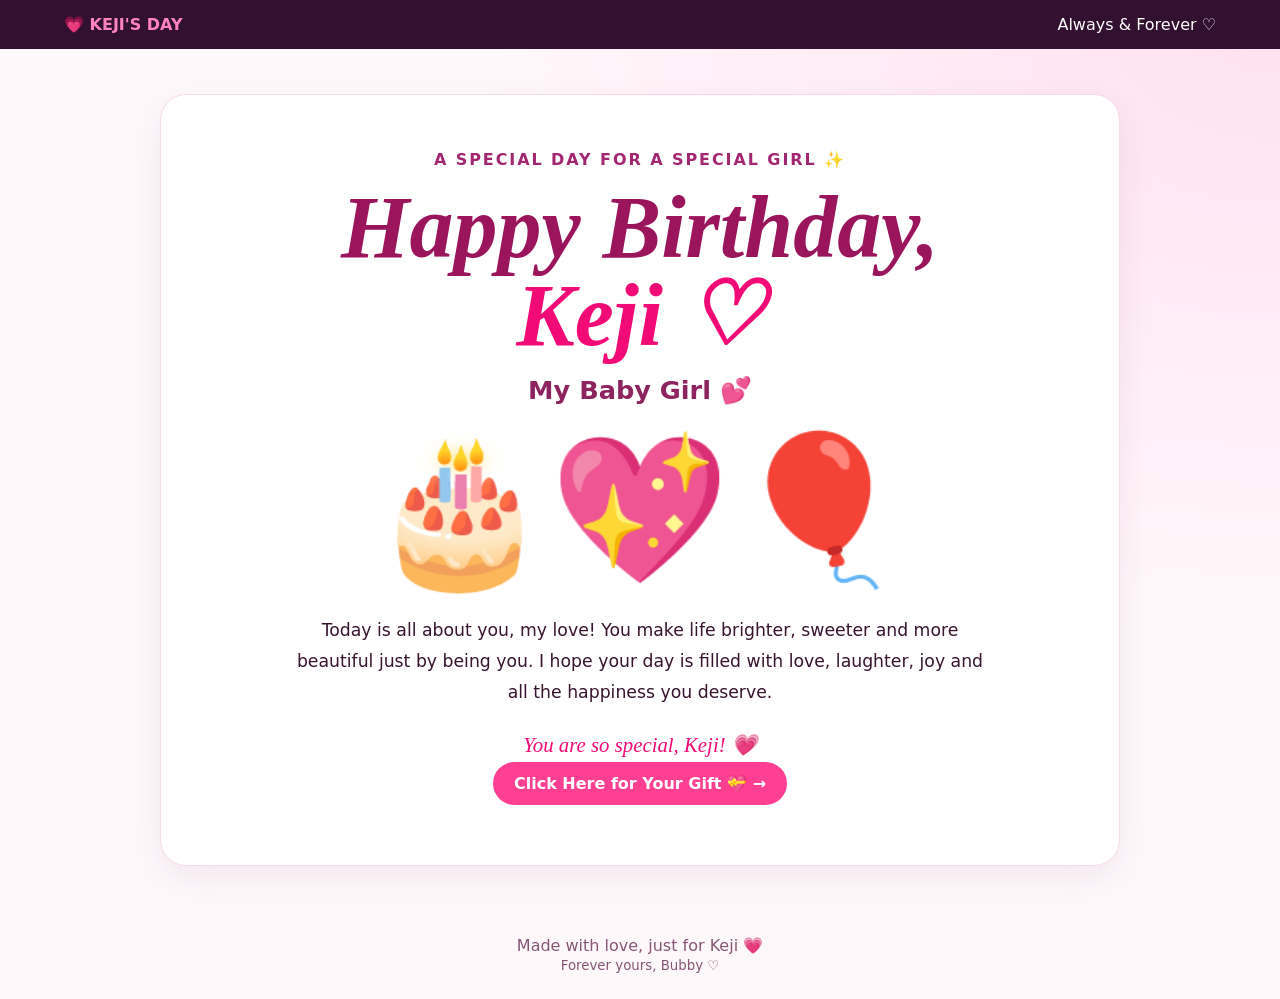
<file: index.html>
<!doctype html>
<html lang="en">
    <head>
        <meta charset="utf-8">
        <meta name="viewport" content="width=device-width,initial-scale=1">
        <meta name="theme-color" content="#3b1237">
        <title>Happy Birthday, Keji! 💖</title>
        <link rel="stylesheet" href="style.css">
    </head>
    <body>
        <nav class="nav">
            <div class="brand">💗 KEJI'S DAY</div>
            <!-- <div class="navlinks">
                <a href="index.html">♥ Home</a><a href="gift.html">🎁 Gift</a>
                <a href="letters.html">💌 Letters</a><a href="game.html">🎮 Game</a>
                <a href="cake.html">🎂 Cake</a><a href="surprise.html">💖 Surprise</a>
            </div> -->
            <div>Always &amp; Forever ♡</div></nav><main class="wrap"><section class="hero">
                <div class="eyebrow">A special day for a special girl ✨</div>
                <h1>Happy Birthday,<span>Keji ♡</span></h1>
                <div style="font-size:1.6rem;font-weight:800;color:#8d235f">My Baby Girl 💕</div>
                <div class="art">🎂💖🎈</div>
                <p class="intro">Today is all about you, my love! You make life brighter, sweeter and more beautiful just by being you. 
                    I hope your day is filled with love, laughter, joy and all the happiness you deserve.</p>
                    <div style="font-family:Georgia,serif;font-style:italic;color:#f20b76;font-size:1.3rem">You are so special, Keji! 💗</div>
                    <button class="btn" onclick="confetti(35);location.href='gift.html'">Click Here for Your Gift 💝 →</button>
                </section>
                <!-- <div style="text-align:center;margin-top:24px"><a class="btn alt" href="index.html">← Back</a>
                    <a class="btn" href="gift.html">Start Your Surprise →</a></div> -->
                </main><footer class="footer">Made with love, just for Keji 💗<br><small>Forever yours, Bubby ♡</small></footer>
                <div id="toast"></div><script src="script.js"></script></body></html>
</file>
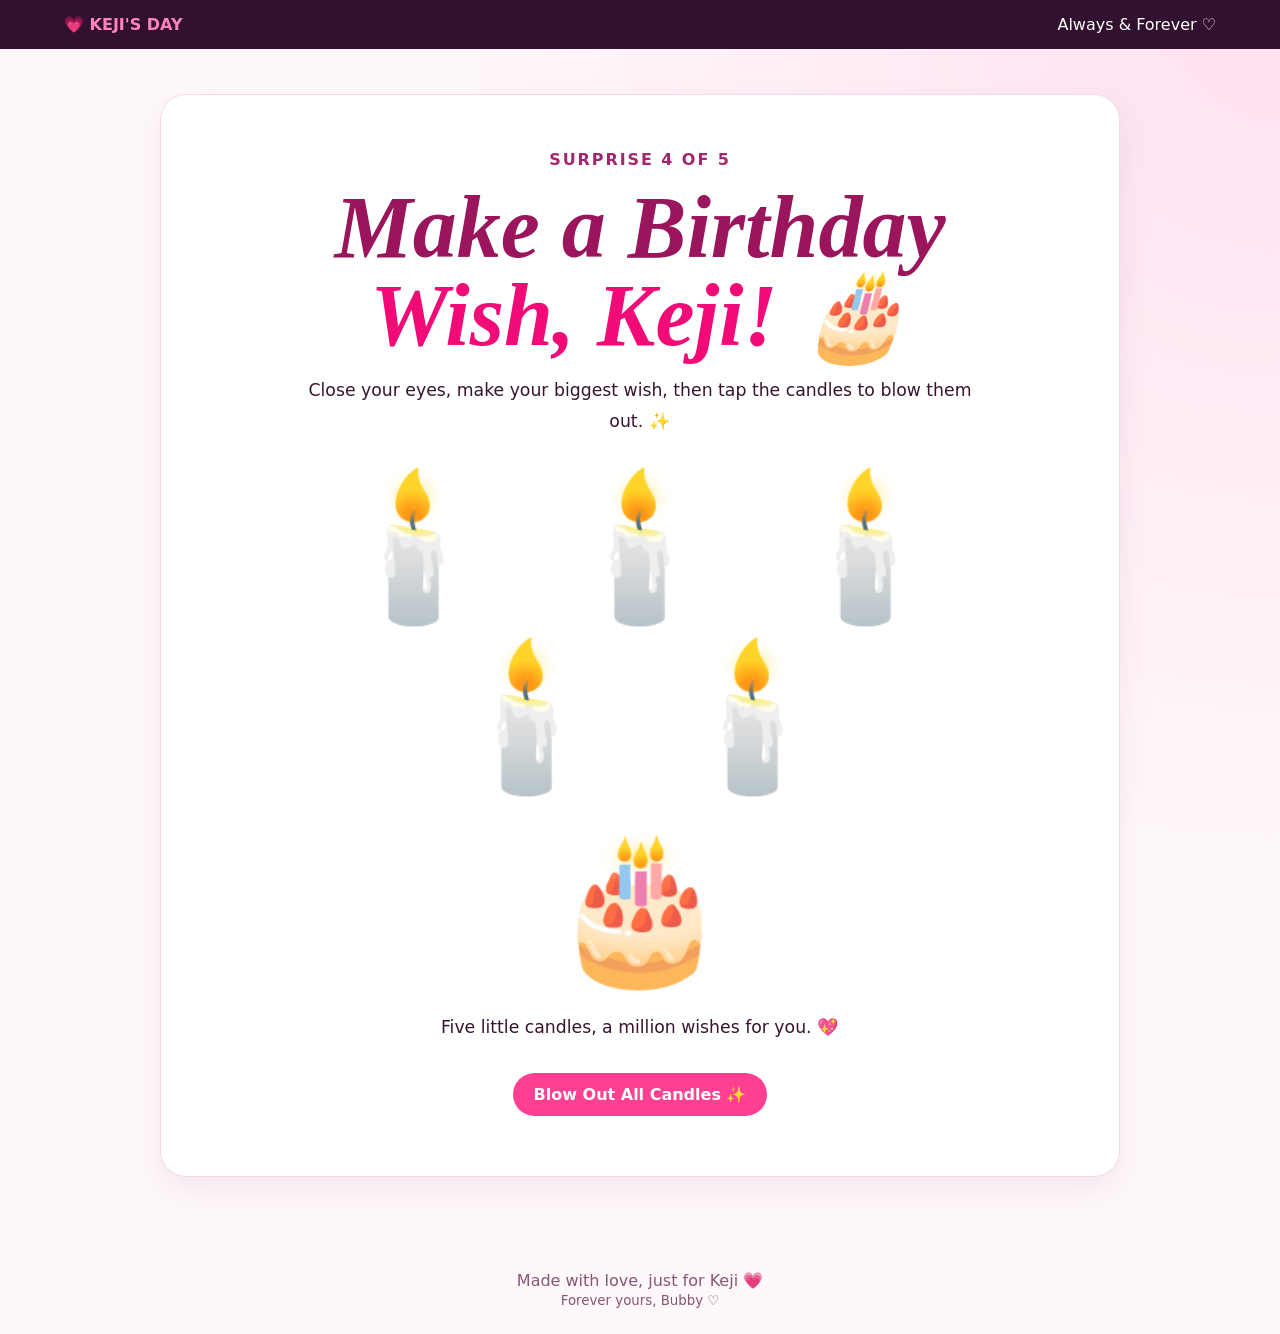
<file: cake.html>
<!doctype html>
<html lang="en">

<head>
    <meta charset="utf-8">
    <meta name="viewport" content="width=device-width, initial-scale=1">
    <meta name="theme-color" content="#3b1237">

    <title>Make a Birthday Wish 🎂</title>

    <link rel="stylesheet" href="style.css">
</head>

<body>

    <nav class="nav">
        <div class="brand">💗 KEJI'S DAY</div>
        <div>Always &amp; Forever ♡</div>
    </nav>

    <main class="wrap">

        <section class="hero">

            <div class="eyebrow">Surprise 4 of 5</div>

            <h1>Make a Birthday <span>Wish, Keji! 🎂</span></h1>

            <p class="intro">
                Close your eyes, make your biggest wish, then tap the candles to blow them out. ✨
            </p>

            <div id="candles" class="art">
                🕯️ 🕯️ 🕯️ 🕯️ 🕯️
            </div>

            <div class="art">🎂</div>

            <p class="intro" id="cakeMsg">
                Five little candles, a million wishes for you. 💖
            </p>

            <button
                class="btn"
                id="wishBtn"
                onclick="makeWish()"
            >
                Blow Out All Candles ✨
            </button>

        </section>

        <div style="text-align:center; margin-top:24px">

            <!-- Hidden until the birthday wish is made -->
            <a
                class="btn"
                id="finalBtn"
                href="surprise.html"
                style="display:none"
            >
                Reveal Final Surprise →
            </a>

        </div>

    </main>

    <footer class="footer">
        Made with love, just for Keji 💗
        <br>
        <small>Forever yours, Bubby ♡</small>
    </footer>

    <div id="toast"></div>

    <script src="script.js"></script>

    <script>
        function makeWish() {

            // Blow out the candles.
            document.getElementById('candles').textContent =
                '💨 💨 💨 💨 💨';

            // Display the birthday wish message.
            document.getElementById('cakeMsg').textContent =
                'Wish made! May your dreams come true, Keji! 🎉💖';

            // Update the button.
            const wishBtn = document.getElementById('wishBtn');
            wishBtn.textContent = 'Wish Made! 💖';
            wishBtn.disabled = true;

            // Reveal the final surprise button.
            document.getElementById('finalBtn').style.display =
                'inline-block';

            // Celebrate!
            if (typeof confetti === 'function') {
                confetti(35);
            }
        }
    </script>

</body>
</html>
</file>
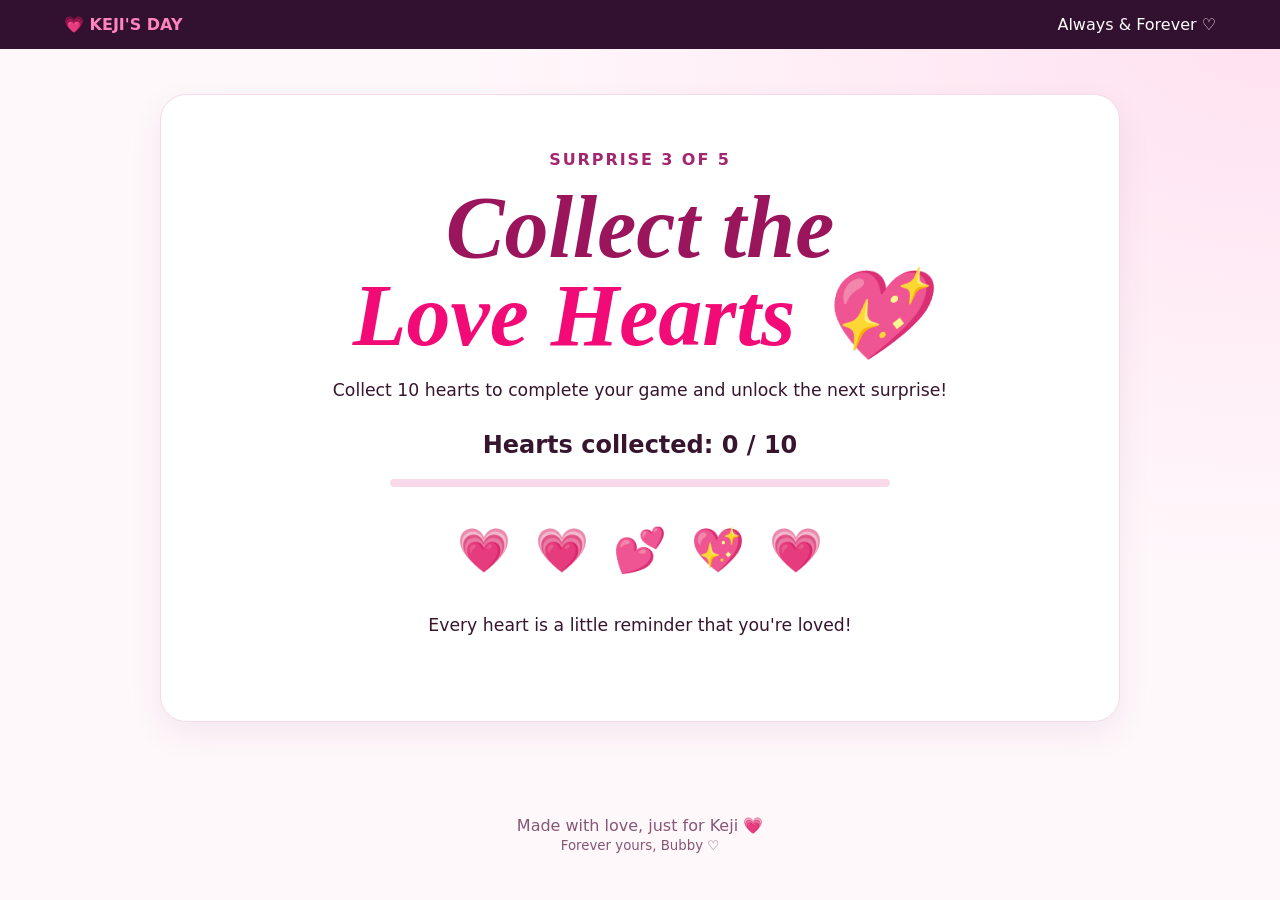
<file: game.html>
<!doctype html>
<html lang="en">
<head>
    <meta charset="utf-8">
    <meta name="viewport" content="width=device-width, initial-scale=1">
    <meta name="theme-color" content="#3b1237">

    <title>Birthday Heart Game 🎮</title>

    <link rel="stylesheet" href="style.css">
</head>

<body>

    <nav class="nav">
        <div class="brand">💗 KEJI'S DAY</div>
        <div>Always &amp; Forever ♡</div>
    </nav>

    <main class="wrap">

        <section class="hero">

            <div class="eyebrow">Surprise 3 of 5</div>

            <h1>Collect the <span>Love Hearts 💖</span></h1>

            <p class="intro">
                Collect 10 hearts to complete your game and unlock the next surprise!
            </p>

            <h2>
                Hearts collected:
                <span id="score">0</span> / 10
            </h2>

            <div class="progress">
                <span id="bar"></span>
            </div>

            <div class="hearts" id="field"></div>

            <p id="msg" class="intro">
                Every heart is a little reminder that you're loved!
            </p>

            <!-- Hidden until Keji wins -->
            <button
                class="btn alt"
                id="playAgainBtn"
                onclick="resetGame()"
                style="display:none"
            >
                Play Again ↻
            </button>

        </section>

        <div style="text-align:center; margin-top:24px">

            <!-- Hidden until Keji wins -->
            <a
                class="btn"
                id="nextBtn"
                href="cake.html"
                style="display:none"
            >
                Next: Don't get tired, click to keep going →
            </a>

        </div>

    </main>

    <footer class="footer">
        Made with love, just for Keji 💗
        <br>
        <small>Forever yours, Bubby ♡</small>
    </footer>

    <div id="toast"></div>

    <script>
        let score = 0;
        let gameWon = false;

        function addHeart() {

            const b = document.createElement('button');

            b.className = 'heart';

            b.textContent = [
                '💖',
                '💗',
                '💘',
                '💕',
                '💝'
            ][Math.floor(Math.random() * 5)];

            b.setAttribute('aria-label', 'Collect this love heart');

            b.onclick = function () {

                if (gameWon || b.disabled) {
                    return;
                }

                score++;

                document.getElementById('score').textContent = score;

                document.getElementById('bar').style.width =
                    (score * 10) + '%';

                if (score >= 10) {

                    // Keji has won the game!
                    gameWon = true;

                    document.getElementById('field').innerHTML =
                        '🏆💖🎉';

                    document.getElementById('msg').textContent =
                        'You did it, Keji! May your year be as wonderful as your heart! 💖🎉';

                    // Show Play Again.
                    document.getElementById('playAgainBtn').style.display =
                        'inline-block';

                    // Show the Next button.
                    document.getElementById('nextBtn').style.display =
                        'inline-block';

                    // Celebrate the victory.
                    if (typeof confetti === 'function') {
                        confetti(40);
                    }

                } else {

                    // Remove the collected heart and add another.
                    b.remove();
                    addHeart();

                }
            };

            document.getElementById('field').appendChild(b);
        }

        function resetGame() {

            score = 0;
            gameWon = false;

            document.getElementById('score').textContent = '0';

            document.getElementById('bar').style.width = '0%';

            document.getElementById('msg').textContent =
                "Every heart is a little reminder that you're loved!";

            document.getElementById('field').innerHTML = '';

            // Hide both buttons when starting again.
            document.getElementById('playAgainBtn').style.display =
                'none';

            document.getElementById('nextBtn').style.display =
                'none';

            // Create five hearts to start the game.
            for (let i = 0; i < 5; i++) {
                addHeart();
            }
        }

        // Start the game.
        resetGame();
    </script>

    <script src="script.js"></script>

</body>
</html>
</file>
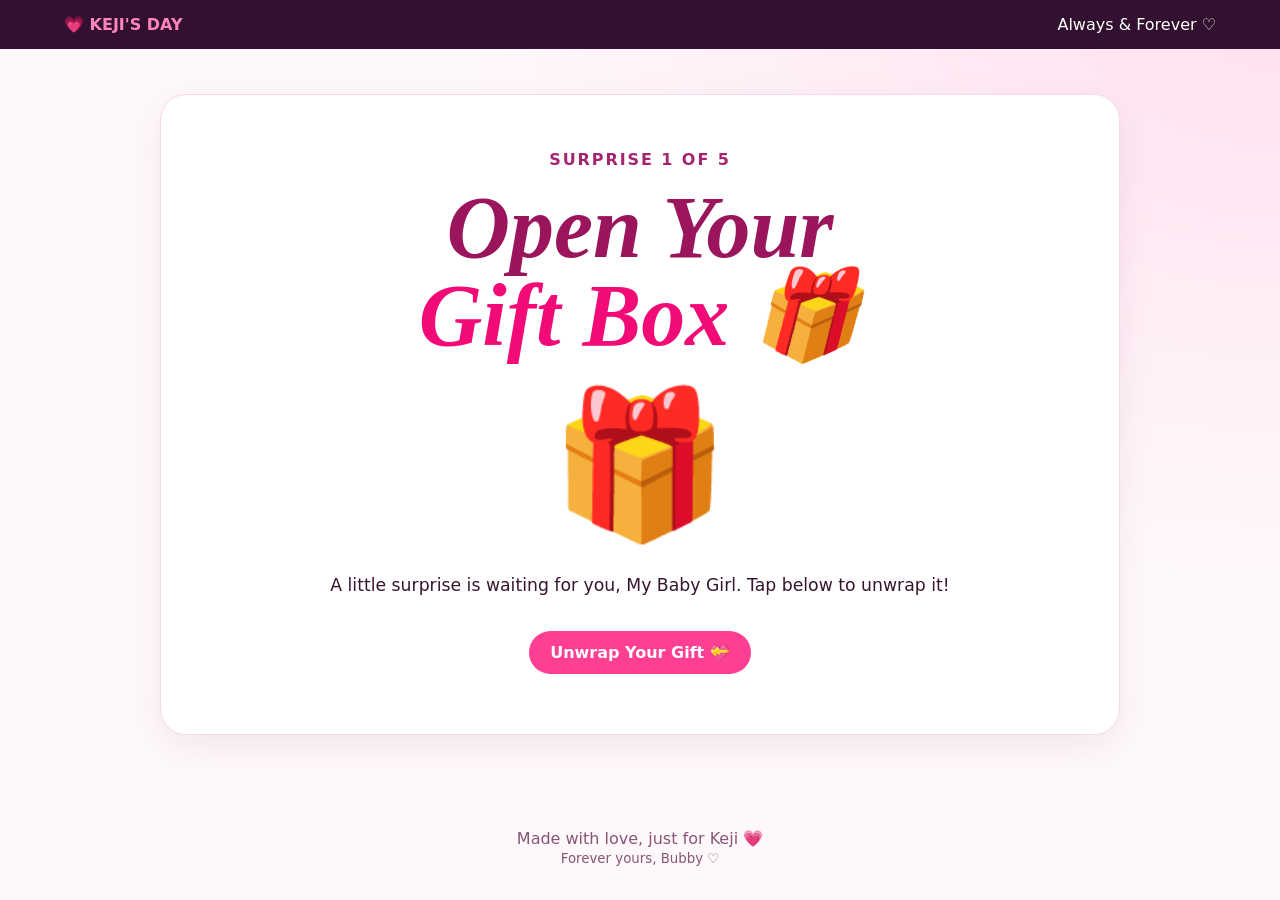
<file: gift.html>
<!doctype html>
<html lang="en">
<head>
    <meta charset="utf-8">
    <meta name="viewport" content="width=device-width,initial-scale=1">
    <meta name="theme-color" content="#3b1237">
    <title>Your Birthday Gift 🎁</title>
    <link rel="stylesheet" href="style.css">
</head>
<body>

    <nav class="nav">
        <div class="brand">💗 KEJI'S DAY</div>
        <div class="navlinks"></div>
        <div>Always &amp; Forever ♡</div>
    </nav>

    <main class="wrap">
        <section class="hero">
            <div class="eyebrow">Surprise 1 of 5</div>
            <h1>Open Your <span>Gift Box 🎁</span></h1>

            <div class="art" id="gift">🎁</div>

            <p class="intro" id="giftText">
                A little surprise is waiting for you, My Baby Girl.
                Tap below to unwrap it!
            </p>

            <button class="btn" id="unwrapBtn" onclick="unwrapGift()">
                Unwrap Your Gift 💝
            </button>
        </section>

        <div style="text-align:center;margin-top:24px">
            <a
                class="btn"
                id="nextBtn"
                href="letters.html"
                style="display:none"
            >
                Next: Click for more →
            </a>
        </div>
    </main>

    <footer class="footer">
        Made with love, just for Keji 💗<br>
        <small>Forever yours, Bubby ♡</small>
    </footer>

    <div id="toast"></div>

    <script src="script.js"></script>

    <script>
        function unwrapGift() {
            document.getElementById('gift').textContent = '💝';

            document.getElementById('giftText').textContent =
                'Keji, this gift is a little reminder that you are loved, cherished, and appreciated more than words can say. Today, tomorrow, and every day—you deserve beautiful things. 💗';

            const unwrapBtn = document.getElementById('unwrapBtn');
            unwrapBtn.textContent = 'Gift Unwrapped! 💖';
            unwrapBtn.disabled = true;

            // Show the Next button only after the gift is unwrapped.
            document.getElementById('nextBtn').style.display = 'inline-block';

            confetti(35);
        }
    </script>

</body>
</html>
</file>
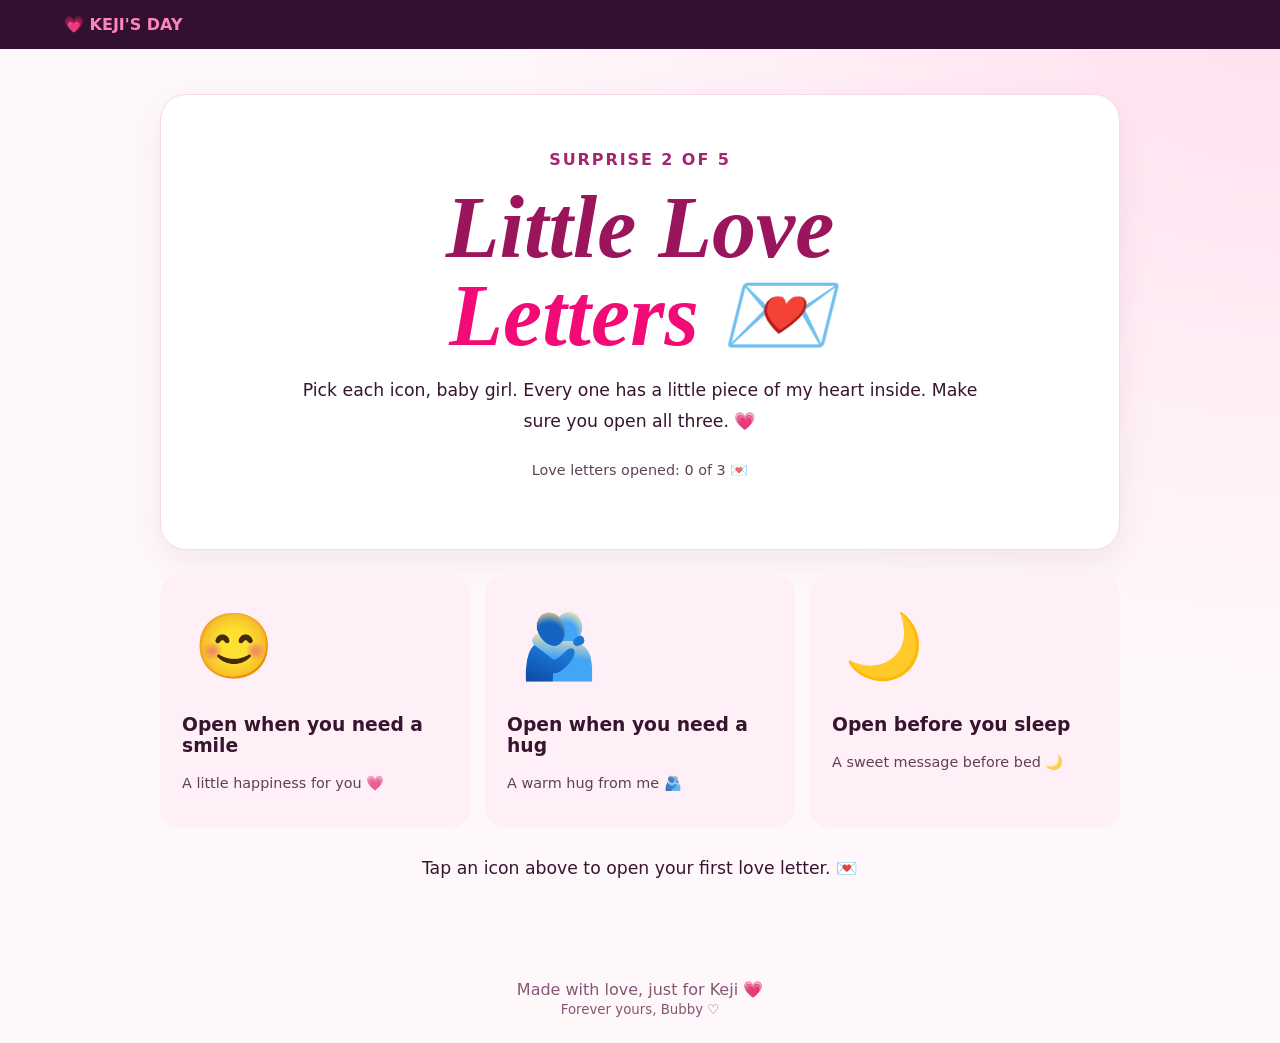
<file: letters.html>
<!doctype html>
<html lang="en">
<head>
    <meta charset="utf-8">
    <meta name="viewport" content="width=device-width, initial-scale=1">
    <meta name="theme-color" content="#3b1237">
    <title>Love Letters for Keji 💌</title>

    <link rel="stylesheet" href="style.css">

    <style>
        .letter-icon {
            cursor: pointer;
            border: none;
            background: transparent;
            font-size: 4rem;
            padding: 12px;
            border-radius: 20px;
            transition: transform 0.3s ease, background 0.3s ease;
        }

        .letter-icon:hover {
            transform: scale(1.15) rotate(-5deg);
            background: rgba(255, 192, 203, 0.15);
        }

        .letter-icon:focus-visible {
            outline: 2px solid #ffb6d5;
            outline-offset: 5px;
        }

        .letter-hint {
            font-size: 0.9rem;
            opacity: 0.8;
            margin-top: 8px;
        }

        .letter {
            display: none;
            margin-top: 20px;
            padding: 22px;
            border-radius: 20px;
            background: rgba(255, 192, 203, 0.12);
            border: 1px solid rgba(255, 182, 213, 0.4);
            text-align: center;
        }

        .letter.show {
            display: block;
            animation: letterReveal 0.6s ease;
        }

        .letter h2 {
            color: #ff8fbd;
            margin-bottom: 14px;
        }

        .letter p {
            line-height: 1.9;
        }

        .letter-progress {
            font-size: 0.9rem;
            opacity: 0.8;
            margin-top: 14px;
        }

        .letter-icon.opened {
            background: rgba(255, 192, 203, 0.2);
            box-shadow: 0 0 0 2px rgba(255, 143, 189, 0.5);
        }

        #nextArea {
            display: none;
            text-align: center;
            margin-top: 24px;
            animation: letterReveal 0.6s ease;
        }

        #nextArea.show {
            display: block;
        }

        @keyframes letterReveal {
            from {
                opacity: 0;
                transform: translateY(15px);
            }
            to {
                opacity: 1;
                transform: translateY(0);
            }
        }
    </style>
</head>

<body>

    <nav class="nav">
        <div class="brand">💗 KEJI'S DAY</div>
    </nav>

    <main class="wrap">

        <section class="hero">
            <div class="eyebrow">Surprise 2 of 5</div>

            <h1>Little Love <span>Letters 💌</span></h1>

            <p class="intro">
                Pick each icon, baby girl. Every one has a little piece
                of my heart inside. Make sure you open all three. 💗
            </p>

            <p id="progress" class="letter-progress">
                Love letters opened: 0 of 3 💌
            </p>
        </section>

        <section class="grid">

            <div class="card">
                <button
                    class="letter-icon"
                    id="icon0"
                    type="button"
                    aria-label="Open the letter that will make you smile"
                    onclick="showLetter(0)">
                    😊
                </button>

                <h3>Open when you need a smile</h3>
                <p class="letter-hint">A little happiness for you 💗</p>
            </div>

            <div class="card">
                <button
                    class="letter-icon"
                    id="icon1"
                    type="button"
                    aria-label="Open your hug letter"
                    onclick="showLetter(1)">
                    🫂
                </button>

                <h3>Open when you need a hug</h3>
                <p class="letter-hint">A warm hug from me 🫂</p>
            </div>

            <div class="card">
                <button
                    class="letter-icon"
                    id="icon2"
                    type="button"
                    aria-label="Open your goodnight letter"
                    onclick="showLetter(2)">
                    🌙
                </button>

                <h3>Open before you sleep</h3>
                <p class="letter-hint">A sweet message before bed 🌙</p>
            </div>

        </section>

        <!-- The selected letter appears here -->
        <section class="letter" id="letter" aria-live="polite">
            <h2 id="lt"></h2>
            <p id="lb"></p>
        </section>

        <p
            id="letterInstruction"
            class="intro"
            style="text-align:center; margin-top:20px;">
            Tap an icon above to open your first love letter. 💌
        </p>

        <!-- Hidden until all three letters have been opened -->
        <div id="nextArea">
            <h3>You've opened all my little love letters! 💖</h3>

            <p class="intro">
                I hope every message made you smile, baby girl.
                But there's another little surprise waiting for you. 🎁
            </p>

            <a class="btn" href="game.html">
                Unwrap Next → 💗
            </a>
        </div>

    </main>

    <footer class="footer">
        Made with love, just for Keji 💗
        <br>
        <small>Forever yours, Bubby ♡</small>
    </footer>

    <div id="toast"></div>

    <script>
        const titles = [
            'A little smile just for you 😊',
            'A big hug for my baby girl 🫂',
            'A goodnight kiss for Keji 🌙'
        ];

        const bodies = [
            'If today gets busy or the world feels a little heavy, remember there is someone cheering for you and wishing you all the happiness you bring to others. Keep that beautiful smile, Keji. It suits you! 💖',

            'Imagine the warmest hug wrapped around you right now. You deserve comfort, kindness, patience, and a love that reminds you how precious you are. Sending you the biggest hug, My Baby Girl. 💗',

            'As you close your eyes tonight, I hope you feel proud of the person you are and excited for all the beautiful things ahead. Sleep peacefully, dream sweetly, and imagine one little kiss from me. Goodnight, my love. 😘'
        ];

        // Tracks which letters Keji has opened.
        const openedLetters = new Set();

        function showLetter(i) {
            const letter = document.getElementById('letter');

            // Display the selected letter.
            document.getElementById('lt').textContent = titles[i];
            document.getElementById('lb').textContent = bodies[i];

            // Restart the reveal animation.
            letter.classList.remove('show');
            void letter.offsetWidth;
            letter.classList.add('show');

            // Remember that this letter has been opened.
            openedLetters.add(i);

            // Highlight the icon she has already opened.
            document.getElementById('icon' + i).classList.add('opened');

            // Update progress.
            document.getElementById('progress').textContent =
                'Love letters opened: ' + openedLetters.size + ' of 3 💌';

            const instruction =
                document.getElementById('letterInstruction');

            if (openedLetters.size < 3) {
                instruction.textContent =
                    'Beautiful! Now open the other icons to discover more of my heart. 💗';
            } else {
                instruction.textContent =
                    'You found every letter! Your next surprise is ready below. 💖';
            }

            // Reveal the next page only after all three have been opened.
            if (openedLetters.size === 3) {
                document.getElementById('nextArea').classList.add('show');
            }

            // Bring the letter into view so she doesn't miss it.
            setTimeout(function () {
                letter.scrollIntoView({
                    behavior: 'smooth',
                    block: 'center'
                });
            }, 100);

            if (typeof confetti === 'function') {
                confetti(12);
            }
        }
    </script>

    <script src="script.js"></script>

</body>
</html>
</file>
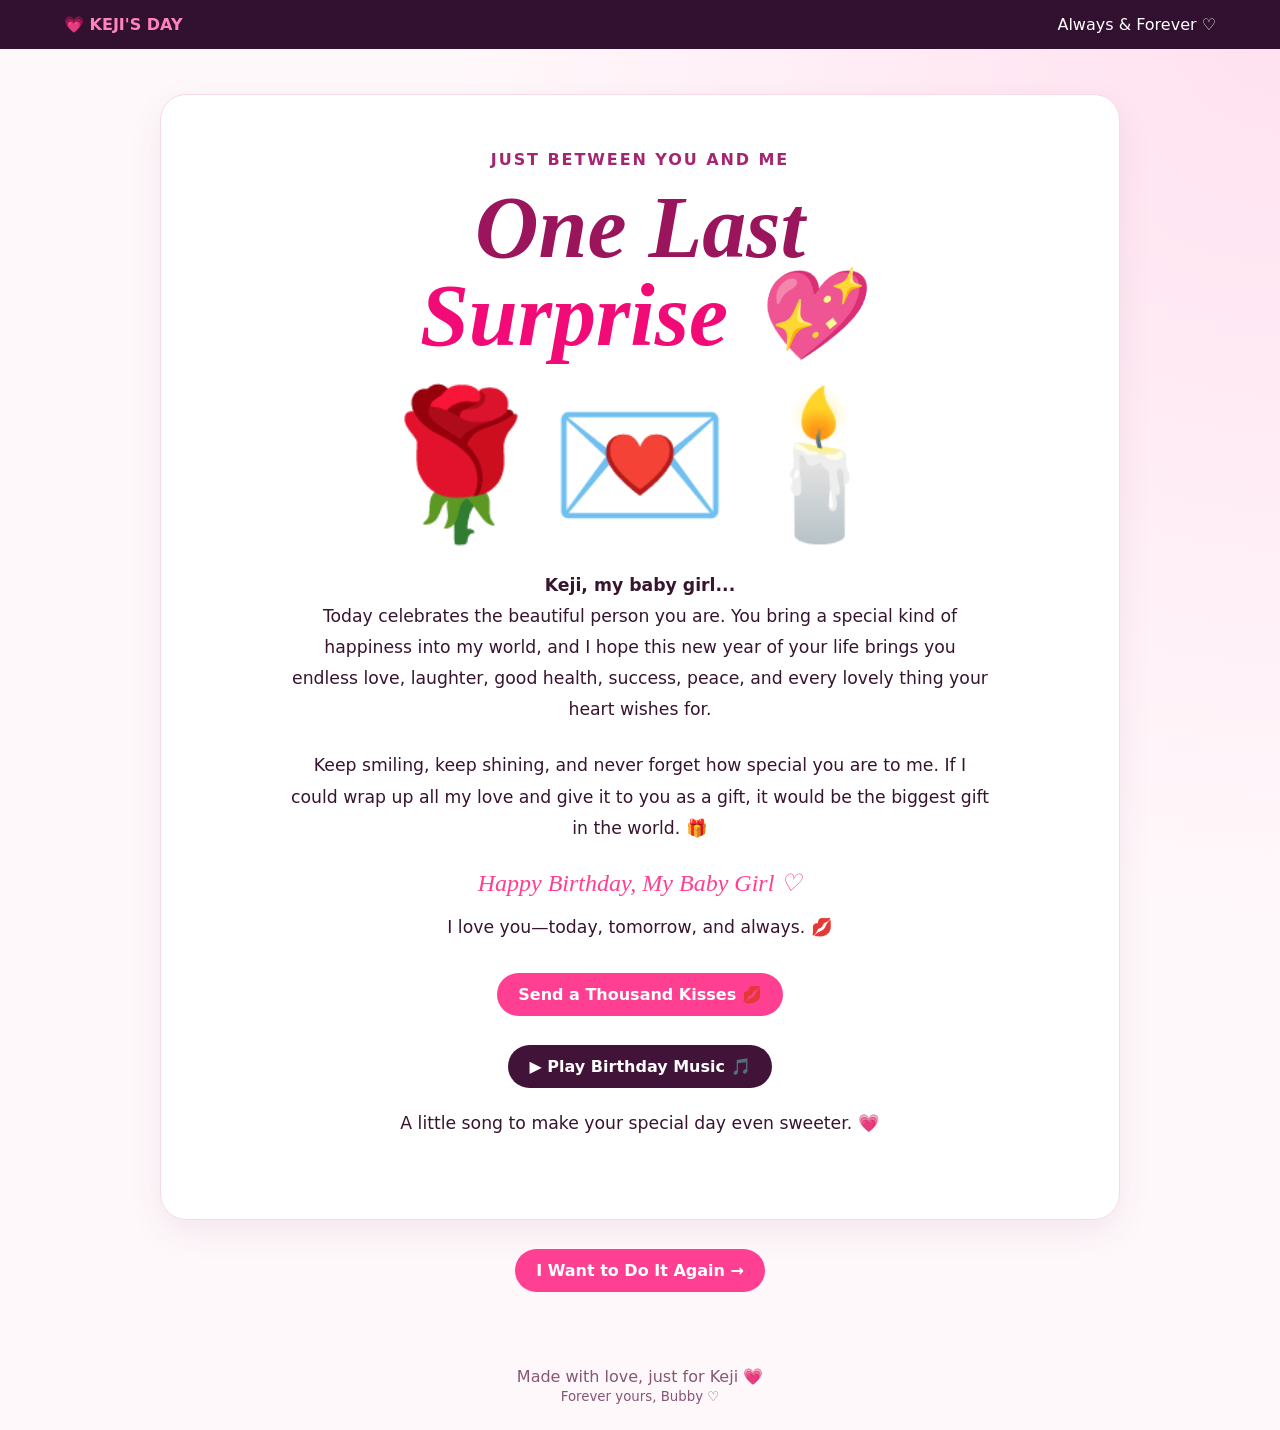
<file: surprise.html>
<!doctype html>
<html lang="en">

<head>
    <meta charset="utf-8">
    <meta name="viewport" content="width=device-width, initial-scale=1">
    <meta name="theme-color" content="#3b1237">

    <title>One Last Surprise 💖</title>

    <link rel="stylesheet" href="style.css">
</head>

<body>

    <nav class="nav">
        <div class="brand">💗 KEJI'S DAY</div>
        <div>Always &amp; Forever ♡</div>
    </nav>

    <main class="wrap">

        <section class="hero">

            <div class="eyebrow">Just between you and me</div>

            <h1>One Last <span>Surprise 💖</span></h1>

            <div class="art">🌹💌🕯️</div>

            <p class="intro">
                <strong>Keji, my baby girl...</strong>
                <br>
                Today celebrates the beautiful person you are.
                You bring a special kind of happiness into my world,
                and I hope this new year of your life brings you endless
                love, laughter, good health, success, peace, and every
                lovely thing your heart wishes for.
            </p>

            <p class="intro">
                Keep smiling, keep shining, and never forget how special
                you are to me. If I could wrap up all my love and give it
                to you as a gift, it would be the biggest gift in the world. 🎁
            </p>

            <div style="
                font-family: Georgia, serif;
                font-style: italic;
                font-size: 1.5rem;
                color: #ff3f91;
            ">
                Happy Birthday, My Baby Girl ♡
            </div>

            <p class="intro">
                I love you—today, tomorrow, and always. 💋
            </p>

            <button
                class="btn"
                onclick="sendKisses()"
            >
                Send a Thousand Kisses 💋
            </button>

            <br><br>

                      <button
                class="btn dark"
                id="music"
                onclick="toggleMusic()"
            >
                ▶ Play Birthday Music 🎵
            </button>

           
            <audio id="bgMusic" loop preload="auto">
                <source
                    src="Sam_Fischer_-_This_City_Acoustic_(mp3.pm).mp3"
                    type="audio/mpeg"
                >
                Your browser does not support audio playback.
            </audio>

            <p class="intro" id="musicMsg">
                A little song to make your special day even sweeter. 💗
            </p>

        </section>

        <div style="text-align:center; margin-top:24px">
            <a class="btn" href="index.html">
                I Want to Do It Again →
            </a>
        </div>

    </main>

    <footer class="footer">
        Made with love, just for Keji 💗
        <br>
        <small>Forever yours, Bubby ♡</small>
    </footer>

    <div id="toast"></div>

    <script src="script.js"></script>

    <script>
        const bgMusic = document.getElementById('bgMusic');
        const musicBtn = document.getElementById('music');
        const musicMsg = document.getElementById('musicMsg');

        
        async function toggleMusic() {

            if (bgMusic.paused) {

                try {
                    await bgMusic.play();

                    musicBtn.textContent = 'Ⅱ Pause Birthday Music 🎵';
                    musicMsg.textContent =
                        'Enjoy our song, my baby girl. 💖🎶';

                } catch (error) {

                    musicBtn.textContent = '▶ Play Birthday Music 🎵';
                    musicMsg.textContent =
                        'The music could not start. Please check that the MP3 file is in the same folder as this page. 💗';

                }

            } else {

                bgMusic.pause();

                musicBtn.textContent = '▶ Play Birthday Music 🎵';
                musicMsg.textContent =
                    'Your song is paused. Tap play whenever you are ready. 💗';

            }
        }

        
        bgMusic.addEventListener('ended', function () {
            musicBtn.textContent = '▶ Play Birthday Music 🎵';
        });

        bgMusic.addEventListener('error', function () {
            musicMsg.textContent =
                'We could not load the song. Please check the MP3 filename and location.';
        });

       
        function sendKisses() {

            if (typeof confetti === 'function') {
                confetti(50);
            }

            if (typeof toast === 'function') {
                toast('Happy Birthday, Keji! You are loved! 💖💋');
            } else {
                document.getElementById('toast').textContent =
                    'Happy Birthday, Keji! You are loved! 💖💋';
            }
        }
    </script>

</body>
</html>
</file>
<file: style.css>
*{box-sizing:border-box}html{scroll-behavior:smooth}body{margin:0;font-family:ui-rounded,"Trebuchet MS",system-ui,sans-serif;color:#37152f;background:radial-gradient(ellipse at top right,#ffe0ef,transparent 45%),#fff8fb;min-height:100vh}.nav{background:#32102f;color:#fff;padding:15px 5%;display:flex;justify-content:space-between;align-items:center;gap:14px;flex-wrap:wrap}.brand{font-weight:900;color:#ff83bd}.navlinks{display:flex;gap:8px;flex-wrap:wrap}.nav a{color:#fff;text-decoration:none;padding:8px 12px;border-radius:22px;font-size:.9rem}.nav a:hover,.nav a.active{background:#ffffff24}.wrap{max-width:1000px;margin:auto;padding:45px 20px}.hero,.panel{background:#fff;border:1px solid #f7d9e9;border-radius:26px;padding:clamp(24px,5vw,55px);box-shadow:0 12px 35px #41133812;text-align:center}.eyebrow{color:#a32670;font-weight:800;letter-spacing:.12em;text-transform:uppercase}.hero h1{font-family:Georgia,serif;font-style:italic;font-size:clamp(2.8rem,8vw,5.5rem);line-height:1;color:#9b155d;margin:15px 0}.hero h1 span{display:block;color:#f20b76}.art{font-size:clamp(5rem,15vw,9rem);margin:20px}.intro{font-size:1.08rem;line-height:1.8;max-width:700px;margin:15px auto 25px}.btn{display:inline-block;border:0;text-decoration:none;background:#ff3f91;color:white;padding:12px 21px;border-radius:30px;font-weight:800;cursor:pointer;font:inherit;font-weight:800;margin:5px}.btn.alt{background:#874bb4}.btn.dark{background:#411338}.grid{display:grid;grid-template-columns:repeat(auto-fit,minmax(220px,1fr));gap:15px;margin:25px 0}.card{background:#fff0f7;padding:22px;border-radius:20px}.card .art{font-size:3.5rem;margin:5px}.letter{display:none;background:#fff0f7;border-radius:20px;padding:22px;margin:20px auto;max-width:720px;line-height:1.8}.letter.show{display:block}.hearts{display:flex;justify-content:center;gap:12px;flex-wrap:wrap;min-height:90px}.heart{font-size:2.7rem;border:0;background:transparent;cursor:pointer}.candle{font-size:3.5rem;border:0;background:transparent;cursor:pointer}.muted{color:#76516c}.footer{text-align:center;padding:25px;color:#865675}.progress{height:8px;background:#f7d9e9;border-radius:20px;overflow:hidden;max-width:500px;margin:18px auto}.progress span{display:block;height:100%;background:#ff3f91;width:0;transition:width .2s}#toast{position:fixed;bottom:20px;left:50%;transform:translateX(-50%);background:#35112f;color:#fff;padding:12px 20px;border-radius:30px;display:none;z-index:10}#toast.show{display:block}@media(max-width:560px){.nav{justify-content:center}.navlinks{justify-content:center}.wrap{padding:25px 13px}}
</file>
